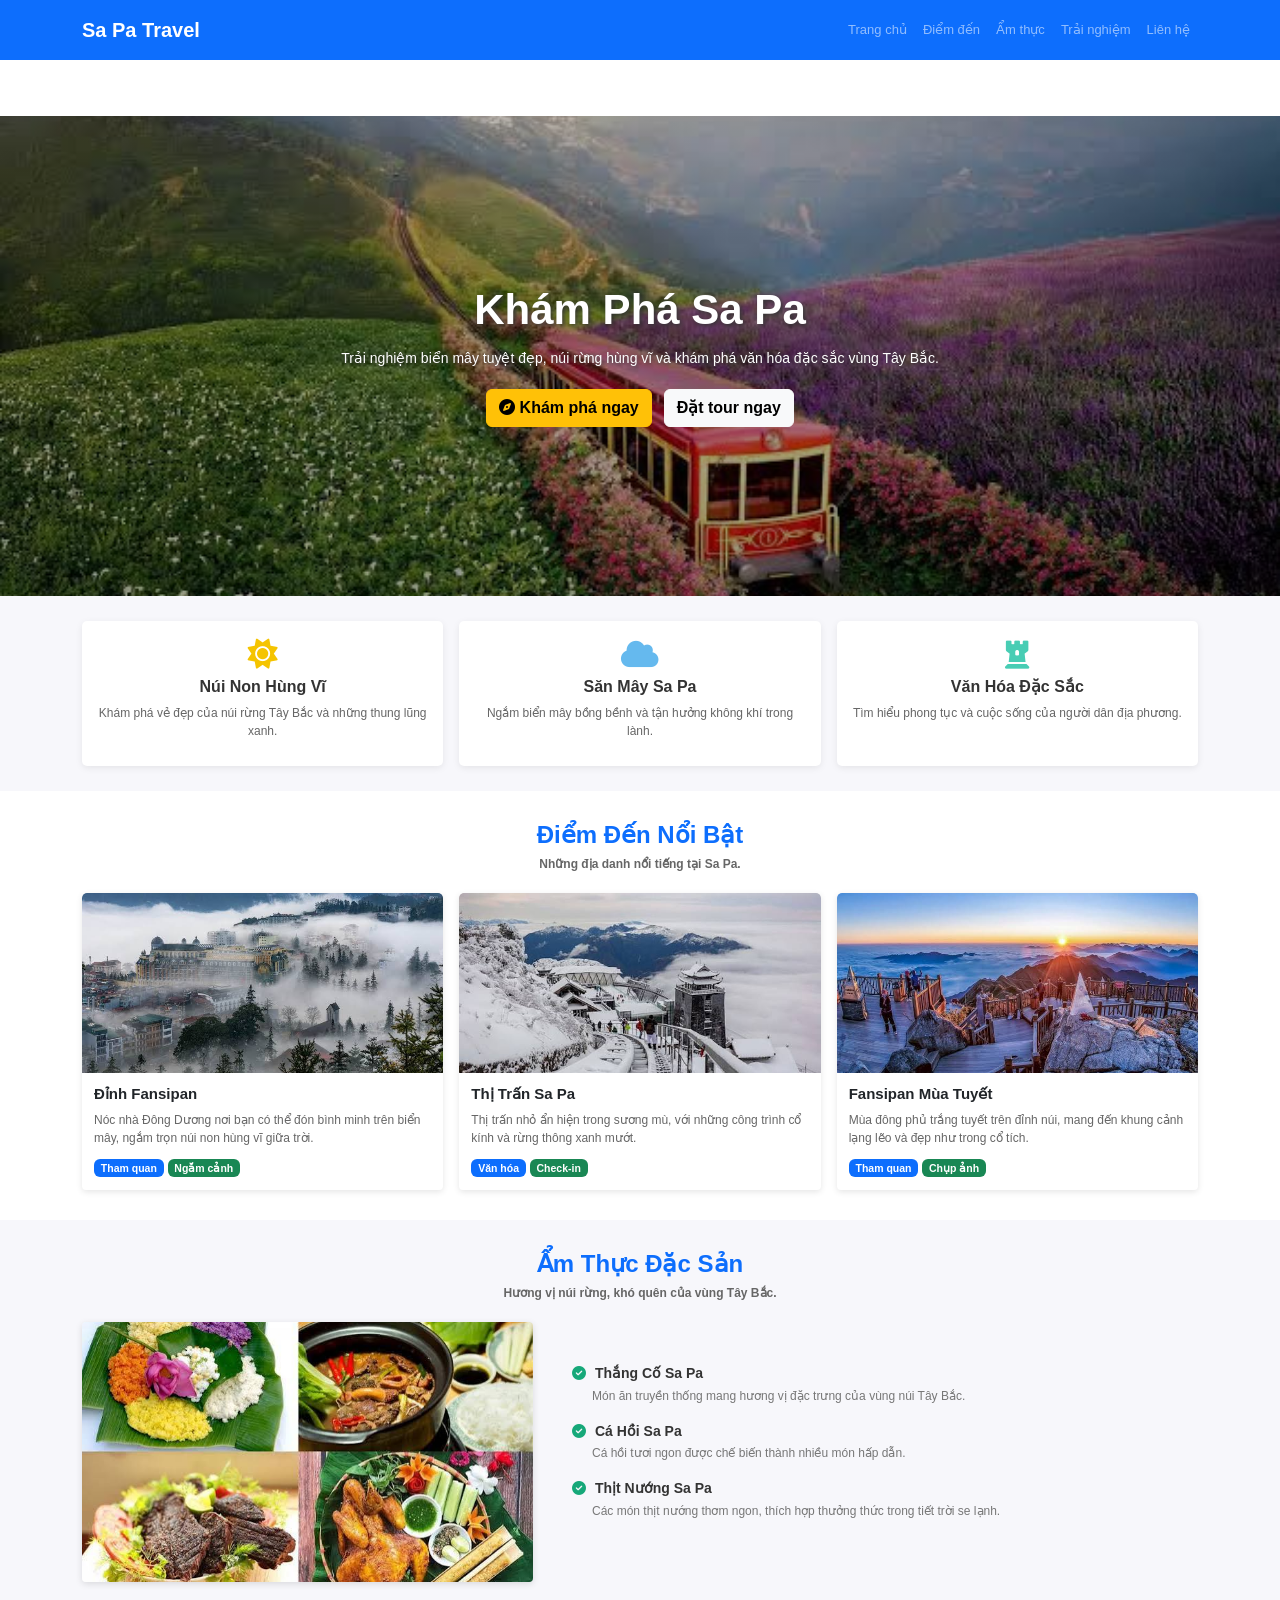
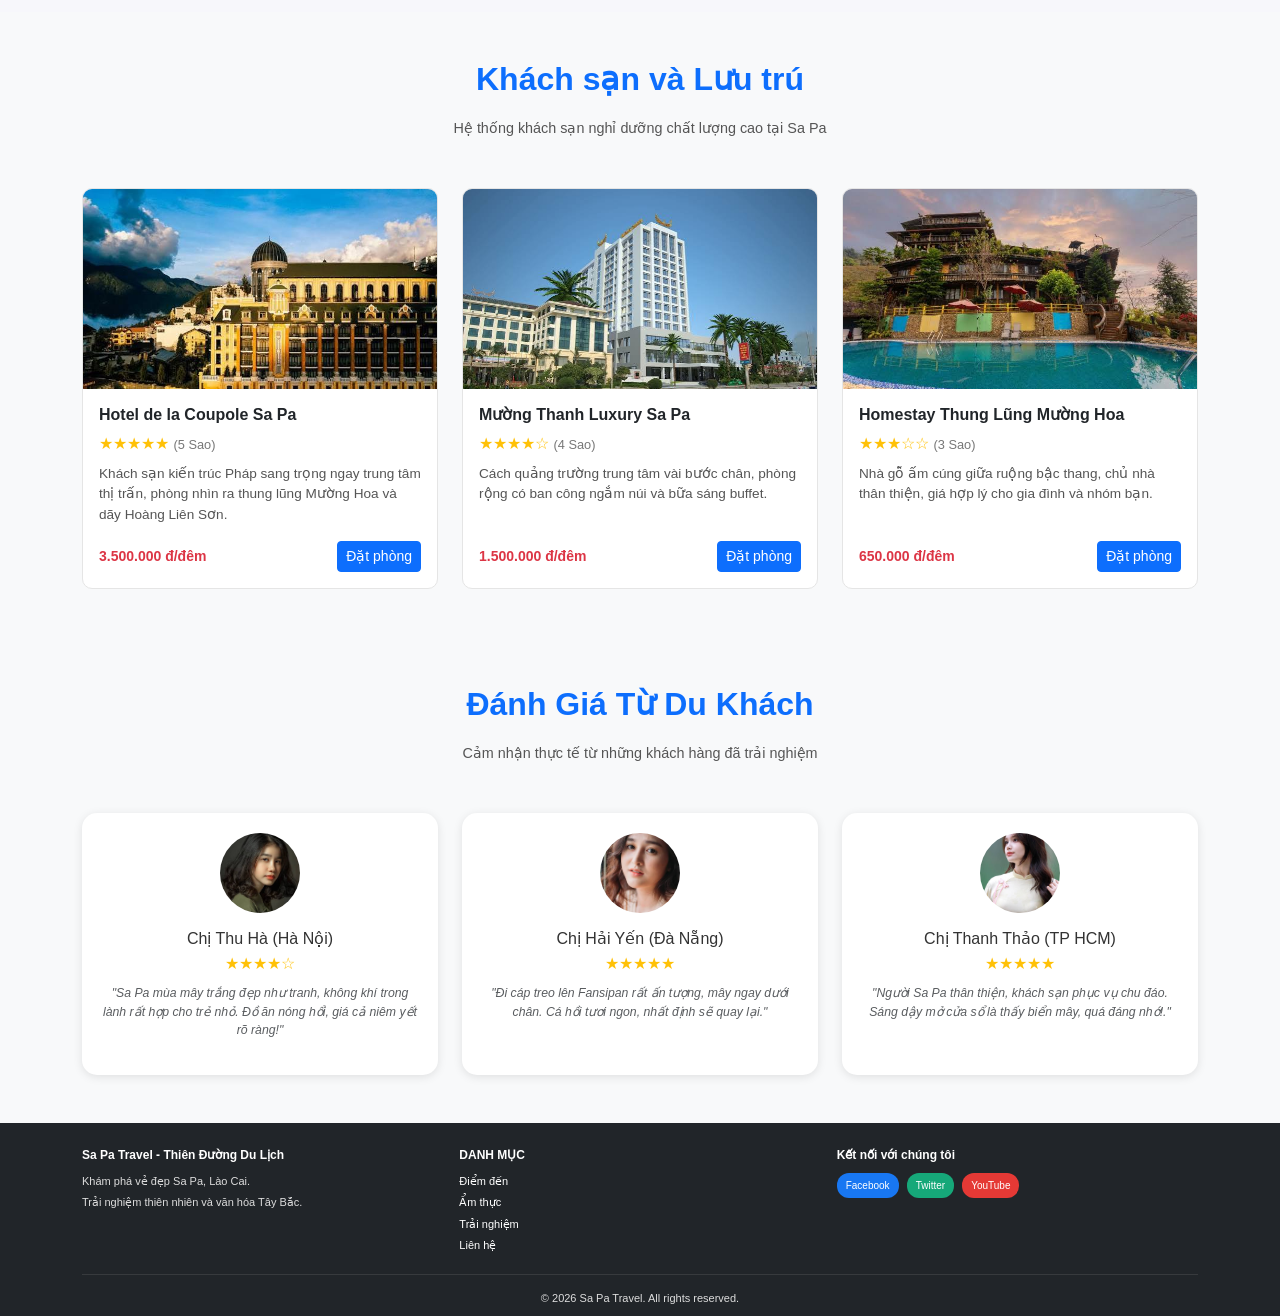
<file: index.html>
<!DOCTYPE html>
<html lang="vi">
<head>
    <meta charset="UTF-8">
    <meta name="viewport" content="width=device-width, initial-scale=1.0">
    <title>Sa Pa Travel</title>

    <link href="https://cdn.jsdelivr.net/npm/bootstrap@5.3.3/dist/css/bootstrap.min.css"
          rel="stylesheet">
    <link rel="stylesheet"
          href="https://cdnjs.cloudflare.com/ajax/libs/font-awesome/6.7.2/css/all.min.css">
    <link rel="stylesheet" href="style1.css">
</head>

<body>
  <nav class="navbar navbar-expand-lg navbar-dark bg-primary sticky-top">
    <div class="container">
      <a class="navbar-brand fw-bold" href="#">Sa Pa Travel</a>
      <button class="navbar-toggler" type="button" data-bs-toggle="collapse" data-bs-target="#menu">
        <span class="navbar-toggler-icon"></span>
      </button>
      <div class="collapse navbar-collapse" id="menu">
        <ul class="navbar-nav ms-auto">
                <li class="nav-item"><a class="nav-link" href="#home">Trang chủ</a></li>
                <li class="nav-item"><a class="nav-link" href="#places">Điểm đến</a></li>
                <li class="nav-item"><a class="nav-link" href="#food">Ẩm thực</a></li>
                <li class="nav-item"><a class="nav-link" href="#experience">Trải nghiệm</a></li>
                <li class="nav-item"><a class="nav-link" href="#contact">Liên hệ</a></li>
        </ul>
      </div>
    </div>
  </nav>
<header class="banner" id="home">
    <div class="banner-content">
        <h1>Khám Phá Sa Pa</h1>
        <p>
            Trải nghiệm biển mây tuyệt đẹp, núi rừng hùng vĩ
            và khám phá văn hóa đặc sắc vùng Tây Bắc.
        </p>
        <a href="#places" class="btn btn-warning fw-bold">
            <i class="fa-solid fa-compass"></i> Khám phá ngay
        </a>
        <a href="#experience" class="btn btn-light fw-bold ms-2">
            Đặt tour ngay
        </a>
    </div>
</header>
<section class="features" id="experience">
    <div class="container">
        <div class="row g-3">

            <div class="col-md-4">
                <div class="feature-card">
                    <i class="fa-solid fa-sun feature-icon sun"></i>
                    <h5>Núi Non Hùng Vĩ</h5>
                    <p>
                        Khám phá vẻ đẹp của núi rừng Tây Bắc
                        và những thung lũng xanh.
                    </p>
                </div>
            </div>

            <div class="col-md-4">
                <div class="feature-card">
                    <i class="fa-solid fa-cloud feature-icon cloud"></i>
                    <h5>Săn Mây Sa Pa</h5>
                    <p>
                        Ngắm biển mây bồng bềnh và tận hưởng
                        không khí trong lành.
                    </p>
                </div>
            </div>

            <div class="col-md-4">
                <div class="feature-card">
                    <i class="fa-solid fa-chess-rook feature-icon culture"></i>
                    <h5>Văn Hóa Đặc Sắc</h5>
                    <p>
                        Tìm hiểu phong tục và cuộc sống của
                        người dân địa phương.
                    </p>
                </div>
            </div>

        </div>
    </div>
</section>
<section class="section-padding" id="places">
    <div class="container">
        <div class="section-title">
            <h2>Điểm Đến Nổi Bật</h2>
            <p>Những địa danh nổi tiếng tại Sa Pa.</p>
        </div>

        <div class="row g-3">

            <div class="col-md-4">
                <div class="card travel-card h-100">
                    <img
                        src="images 2.jpg"
                        class="card-img-top" alt="Núi Fansipan">
                    <div class="card-body">
                        <h5>Đỉnh Fansipan</h5>
                        <p>
                            Nóc nhà Đông Dương nơi bạn có thể đón bình minh trên biển mây, ngắm trọn núi non hùng vĩ giữa trời.
                        </p>
                        <span class="badge text-bg-primary">Tham quan</span>
                        <span class="badge text-bg-success">Ngắm cảnh</span>
                    </div>
                </div>
            </div>

            <div class="col-md-4">
                <div class="card travel-card h-100">
                    <img
                        src="images (3).jpg"
                        class="card-img-top" alt="Bản làng Sa Pa">
                    <div class="card-body">
                        <h5>Thị Trấn Sa Pa</h5>
                        <p>
                            Thị trấn nhỏ ẩn hiện trong sương mù, với những công trình cổ kính và rừng thông xanh mướt.
                        </p>
                        <span class="badge text-bg-primary">Văn hóa</span>
                        <span class="badge text-bg-success">Check-in</span>
                    </div>
                </div>
            </div>

            <div class="col-md-4">
                <div class="card travel-card h-100">
                    <img
                        src="images 4.jpg"
                        class="card-img-top" alt="Phong cảnh núi rừng">
                    <div class="card-body">
                        <h5>Fansipan Mùa Tuyết</h5>
                        <p>
                            Mùa đông phủ trắng tuyết trên đỉnh núi, mang đến khung cảnh lạng lẽo và đẹp như trong cổ tích.
                        </p>
                        <span class="badge text-bg-primary">Tham quan</span>
                        <span class="badge text-bg-success">Chụp ảnh</span>
                    </div>
                </div>
            </div>

        </div>
    </div>
</section>
<section class="food-section" id="food">
    <div class="container">
        <div class="section-title">
            <h2>Ẩm Thực Đặc Sản</h2>
            <p>Hương vị núi rừng, khó quên của vùng Tây Bắc.</p>
        </div>

        <div class="row align-items-center g-4">
            <div class="col-md-5">
                <img
                    src="images 5.jpg"
                    class="food-img" alt="Ẩm thực đặc sản">
            </div>

            <div class="col-md-7">
                <div class="food-list">

                    <div class="food-item">
                        <h6><i class="fa-solid fa-circle-check"></i> Thắng Cố Sa Pa</h6>
                        <p>
                            Món ăn truyền thống mang hương vị đặc trưng
                            của vùng núi Tây Bắc.
                        </p>
                    </div>

                    <div class="food-item">
                        <h6><i class="fa-solid fa-circle-check"></i> Cá Hồi Sa Pa</h6>
                        <p>
                            Cá hồi tươi ngon được chế biến thành nhiều
                            món hấp dẫn.
                        </p>
                    </div>

                    <div class="food-item">
                        <h6><i class="fa-solid fa-circle-check"></i> Thịt Nướng Sa Pa</h6>
                        <p>
                            Các món thịt nướng thơm ngon, thích hợp
                            thưởng thức trong tiết trời se lạnh.
                        </p>
                    </div>

                </div>
            </div>
        </div>
    </div>
</section>
  <section id="hotels" class="py-5 bg-light">
    <div class="container">
      <div class="text-center mb-5">
        <h2 class="section-title">Khách sạn và Lưu trú</h2>
        <p class="section-subtitle">Hệ thống khách sạn nghỉ dưỡng chất lượng cao tại Sa Pa</p>
      </div>

      <div class="row g-4">
        <div class="col-12 col-md-6 col-lg-4">
          <div class="card hotel-card h-100">
            <img src="sapa1.jpg" class="card-img-top" alt="Vinpearl Discovery Cửa Hội">
            <div class="card-body d-flex flex-column">
              <h5 class="card-title">Hotel de la Coupole Sa Pa</h5>
              <div class="stars mb-2">★★★★★ <span class="star-text">(5 Sao)</span></div>
              <p class="card-text">Khách sạn kiến trúc Pháp sang trọng ngay trung tâm thị trấn, phòng nhìn ra thung lũng Mường Hoa và dãy Hoàng Liên Sơn.</p>
              <div class="mt-auto d-flex justify-content-between align-items-center">
                <span class="price">3.500.000 đ/đêm</span>
                <a href="#" class="btn btn-primary btn-sm">Đặt phòng</a>
              </div>
            </div>
          </div>
        </div>
        <div class="col-12 col-md-6 col-lg-4">
          <div class="card hotel-card h-100">
            <img src="sapa2.jpg" class="card-img-top" alt="Mường Thanh Grand Cửa Lò">
            <div class="card-body d-flex flex-column">
              <h5 class="card-title">Mường Thanh Luxury Sa Pa</h5>
              <div class="stars mb-2">★★★★☆ <span class="star-text">(4 Sao)</span></div>
              <p class="card-text">Cách quảng trường trung tâm vài bước chân, phòng rộng có ban công ngắm núi và bữa sáng buffet.</p>
              <div class="mt-auto d-flex justify-content-between align-items-center">
                <span class="price">1.500.000 đ/đêm</span>
                <a href="#" class="btn btn-primary btn-sm">Đặt phòng</a>
              </div>
            </div>
          </div>
        </div>
        <div class="col-12 col-md-6 col-lg-4">
          <div class="card hotel-card h-100">
            <img src="sapa3.jpg" class="card-img-top" alt="Khách Sạn Thái Bình Dương">
            <div class="card-body d-flex flex-column">
              <h5 class="card-title">Homestay Thung Lũng Mường Hoa</h5>
              <div class="stars mb-2">★★★☆☆ <span class="star-text">(3 Sao)</span></div>
              <p class="card-text">Nhà gỗ ấm cúng giữa ruộng bậc thang, chủ nhà thân thiện, giá hợp lý cho gia đình và nhóm bạn.</p>
              <div class="mt-auto d-flex justify-content-between align-items-center">
                <span class="price">650.000 đ/đêm</span>
                <a href="#" class="btn btn-primary btn-sm">Đặt phòng</a>
              </div>
            </div>
          </div>
        </div>
      </div>
    </div>
  </section>
  <section id="reviews" class="py-5 bg-light">
    <div class="container">
      <div class="text-center mb-5">
        <h2 class="section-title">Đánh Giá Từ Du Khách</h2>
        <p class="section-subtitle">Cảm nhận thực tế từ những khách hàng đã trải nghiệm</p>
      </div>

      <div class="row g-4">
        <div class="col-12 col-md-4">
          <div class="review-card text-center h-100">
            <img src="anh(1).jpg" class="avatar" alt="Chị Thu Hà">
            <h6 class="mt-3 mb-1">Chị Thu Hà (Hà Nội)</h6>
            <div class="stars mb-2">★★★★☆</div>
            <p class="fst-italic text-muted small">"Sa Pa mùa mây trắng đẹp như tranh, không khí trong lành rất hợp cho trẻ nhỏ. Đồ ăn nóng hổi, giá cả niêm yết rõ ràng!"</p>
          </div>
        </div>

        <div class="col-12 col-md-4">
          <div class="review-card text-center h-100">
            <img src="anh(2).jpg" class="avatar" alt="Chị Hải Yến">
            <h6 class="mt-3 mb-1">Chị Hải Yến (Đà Nẵng)</h6>
            <div class="stars mb-2">★★★★★</div>
            <p class="fst-italic text-muted small">"Đi cáp treo lên Fansipan rất ấn tượng, mây ngay dưới chân. Cá hồi tươi ngon, nhất định sẽ quay lại."</p>
          </div>
        </div>

        <div class="col-12 col-md-4">
          <div class="review-card text-center h-100">
            <img src="anh(3).jpg" class="avatar" alt="Chị Thanh Thảo">
            <h6 class="mt-3 mb-1">Chị Thanh Thảo (TP HCM)</h6>
            <div class="stars mb-2">★★★★★</div>
            <p class="fst-italic text-muted small">"Người Sa Pa thân thiện, khách sạn phục vụ chu đáo. Sáng dậy mở cửa sổ là thấy biển mây, quá đáng nhớ!."</p>
          </div>
        </div>
      </div>
    </div>
  </section>

<footer id="contact">
    <div class="container">
        <div class="row g-3">

            <div class="col-md-4">
                <h6>Sa Pa Travel - Thiên Đường Du Lịch</h6>
                <p>Khám phá vẻ đẹp Sa Pa, Lào Cai.</p>
                <p>Trải nghiệm thiên nhiên và văn hóa Tây Bắc.</p>
            </div>

            <div class="col-md-4">
                <h6>DANH MỤC</h6>
                <a href="#places">Điểm đến</a><br>
                <a href="#food">Ẩm thực</a><br>
                <a href="#experience">Trải nghiệm</a><br>
                <a href="#contact">Liên hệ</a>
            </div>

            <div class="col-md-4">
                <h6>Kết nối với chúng tôi</h6>
                <a href="#contact" class="social facebook">Facebook</a>
                <a href="#contact" class="social twitter">Twitter</a>
                <a href="#contact" class="social youtube">YouTube</a>
            </div>

        </div>

        <hr>
        <p class="copyright">
            © 2026 Sa Pa Travel. All rights reserved.
        </p>
    </div>
</footer>

<script src="images 5.jpg"></script>
</body>
</html>
</file>
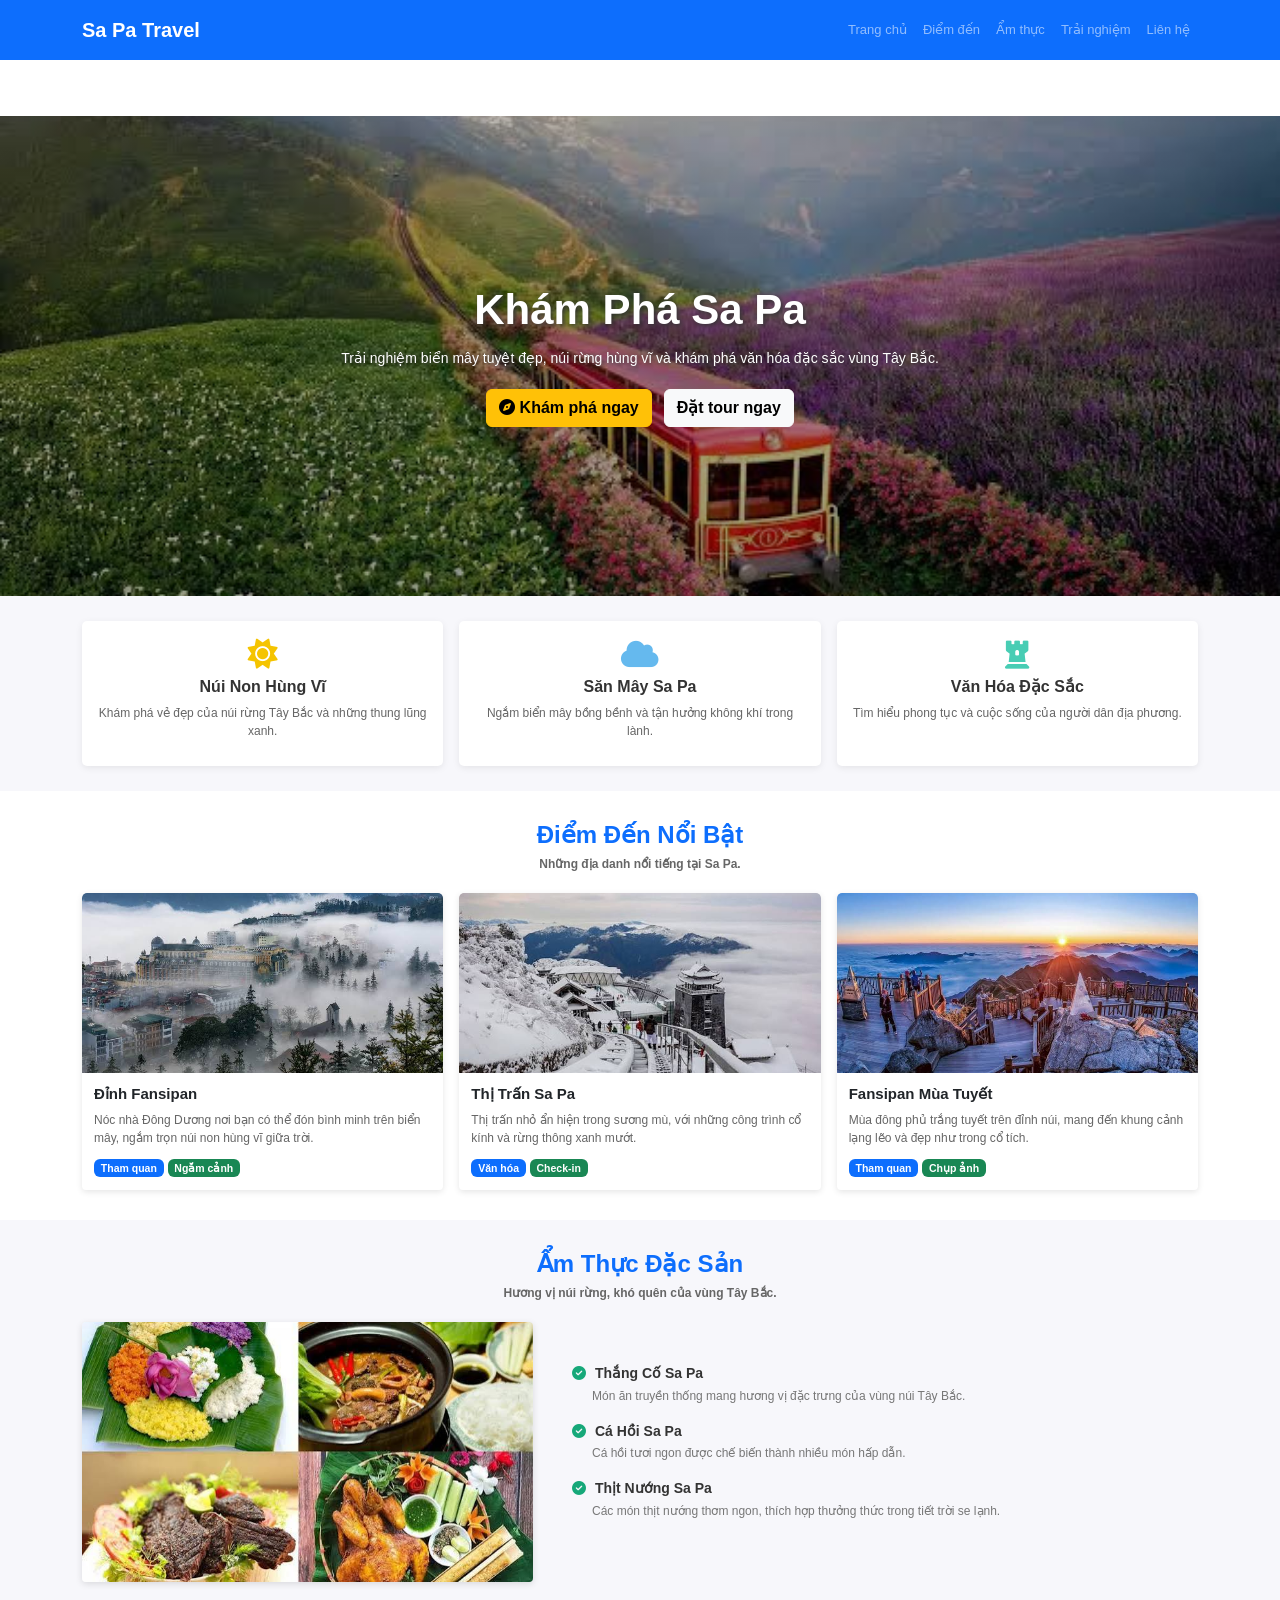
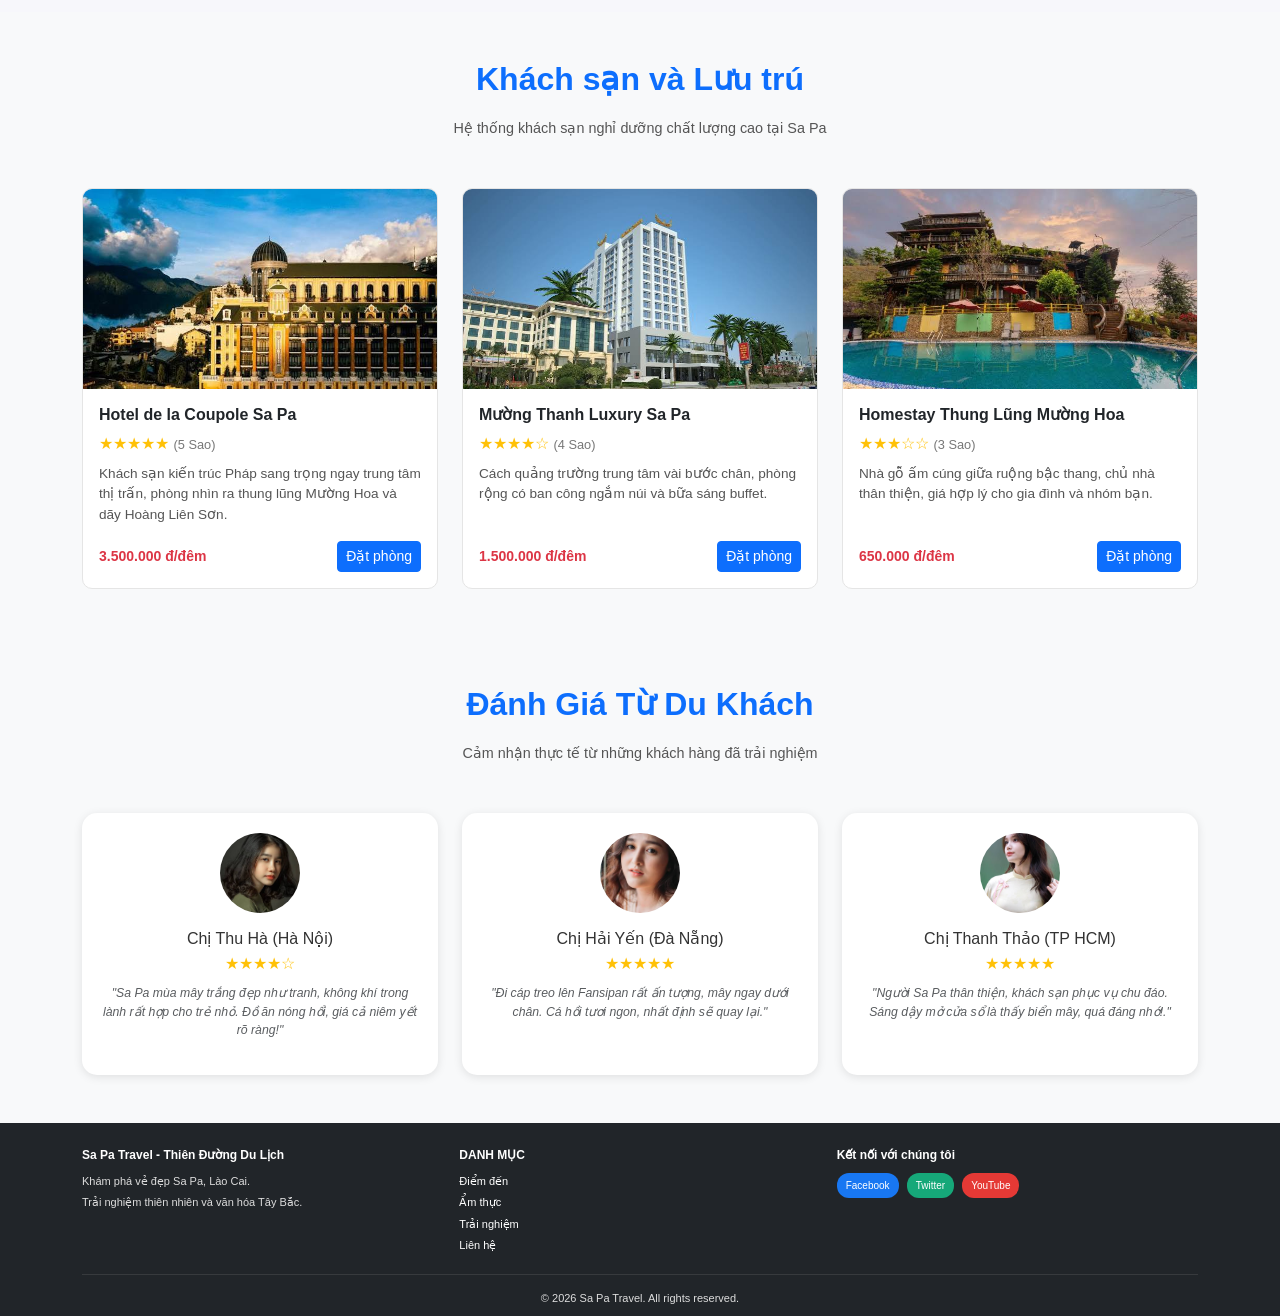
<file: index1.html>
<!DOCTYPE html>
<html lang="vi">
<head>
    <meta charset="UTF-8">
    <meta name="viewport" content="width=device-width, initial-scale=1.0">
    <title>Sa Pa Travel</title>

    <link href="https://cdn.jsdelivr.net/npm/bootstrap@5.3.3/dist/css/bootstrap.min.css"
          rel="stylesheet">
    <link rel="stylesheet"
          href="https://cdnjs.cloudflare.com/ajax/libs/font-awesome/6.7.2/css/all.min.css">
    <link rel="stylesheet" href="style1.css">
</head>

<body>
  <nav class="navbar navbar-expand-lg navbar-dark bg-primary sticky-top">
    <div class="container">
      <a class="navbar-brand fw-bold" href="#">Sa Pa Travel</a>
      <button class="navbar-toggler" type="button" data-bs-toggle="collapse" data-bs-target="#menu">
        <span class="navbar-toggler-icon"></span>
      </button>
      <div class="collapse navbar-collapse" id="menu">
        <ul class="navbar-nav ms-auto">
                <li class="nav-item"><a class="nav-link" href="#home">Trang chủ</a></li>
                <li class="nav-item"><a class="nav-link" href="#places">Điểm đến</a></li>
                <li class="nav-item"><a class="nav-link" href="#food">Ẩm thực</a></li>
                <li class="nav-item"><a class="nav-link" href="#experience">Trải nghiệm</a></li>
                <li class="nav-item"><a class="nav-link" href="#contact">Liên hệ</a></li>
        </ul>
      </div>
    </div>
  </nav>
<header class="banner" id="home">
    <div class="banner-content">
        <h1>Khám Phá Sa Pa</h1>
        <p>
            Trải nghiệm biển mây tuyệt đẹp, núi rừng hùng vĩ
            và khám phá văn hóa đặc sắc vùng Tây Bắc.
        </p>
        <a href="#places" class="btn btn-warning fw-bold">
            <i class="fa-solid fa-compass"></i> Khám phá ngay
        </a>
        <a href="#experience" class="btn btn-light fw-bold ms-2">
            Đặt tour ngay
        </a>
    </div>
</header>
<section class="features" id="experience">
    <div class="container">
        <div class="row g-3">

            <div class="col-md-4">
                <div class="feature-card">
                    <i class="fa-solid fa-sun feature-icon sun"></i>
                    <h5>Núi Non Hùng Vĩ</h5>
                    <p>
                        Khám phá vẻ đẹp của núi rừng Tây Bắc
                        và những thung lũng xanh.
                    </p>
                </div>
            </div>

            <div class="col-md-4">
                <div class="feature-card">
                    <i class="fa-solid fa-cloud feature-icon cloud"></i>
                    <h5>Săn Mây Sa Pa</h5>
                    <p>
                        Ngắm biển mây bồng bềnh và tận hưởng
                        không khí trong lành.
                    </p>
                </div>
            </div>

            <div class="col-md-4">
                <div class="feature-card">
                    <i class="fa-solid fa-chess-rook feature-icon culture"></i>
                    <h5>Văn Hóa Đặc Sắc</h5>
                    <p>
                        Tìm hiểu phong tục và cuộc sống của
                        người dân địa phương.
                    </p>
                </div>
            </div>

        </div>
    </div>
</section>
<section class="section-padding" id="places">
    <div class="container">
        <div class="section-title">
            <h2>Điểm Đến Nổi Bật</h2>
            <p>Những địa danh nổi tiếng tại Sa Pa.</p>
        </div>

        <div class="row g-3">

            <div class="col-md-4">
                <div class="card travel-card h-100">
                    <img
                        src="images 2.jpg"
                        class="card-img-top" alt="Núi Fansipan">
                    <div class="card-body">
                        <h5>Đỉnh Fansipan</h5>
                        <p>
                            Nóc nhà Đông Dương nơi bạn có thể đón bình minh trên biển mây, ngắm trọn núi non hùng vĩ giữa trời.
                        </p>
                        <span class="badge text-bg-primary">Tham quan</span>
                        <span class="badge text-bg-success">Ngắm cảnh</span>
                    </div>
                </div>
            </div>

            <div class="col-md-4">
                <div class="card travel-card h-100">
                    <img
                        src="images (3).jpg"
                        class="card-img-top" alt="Bản làng Sa Pa">
                    <div class="card-body">
                        <h5>Thị Trấn Sa Pa</h5>
                        <p>
                            Thị trấn nhỏ ẩn hiện trong sương mù, với những công trình cổ kính và rừng thông xanh mướt.
                        </p>
                        <span class="badge text-bg-primary">Văn hóa</span>
                        <span class="badge text-bg-success">Check-in</span>
                    </div>
                </div>
            </div>

            <div class="col-md-4">
                <div class="card travel-card h-100">
                    <img
                        src="images 4.jpg"
                        class="card-img-top" alt="Phong cảnh núi rừng">
                    <div class="card-body">
                        <h5>Fansipan Mùa Tuyết</h5>
                        <p>
                            Mùa đông phủ trắng tuyết trên đỉnh núi, mang đến khung cảnh lạng lẽo và đẹp như trong cổ tích.
                        </p>
                        <span class="badge text-bg-primary">Tham quan</span>
                        <span class="badge text-bg-success">Chụp ảnh</span>
                    </div>
                </div>
            </div>

        </div>
    </div>
</section>
<section class="food-section" id="food">
    <div class="container">
        <div class="section-title">
            <h2>Ẩm Thực Đặc Sản</h2>
            <p>Hương vị núi rừng, khó quên của vùng Tây Bắc.</p>
        </div>

        <div class="row align-items-center g-4">
            <div class="col-md-5">
                <img
                    src="images 5.jpg"
                    class="food-img" alt="Ẩm thực đặc sản">
            </div>

            <div class="col-md-7">
                <div class="food-list">

                    <div class="food-item">
                        <h6><i class="fa-solid fa-circle-check"></i> Thắng Cố Sa Pa</h6>
                        <p>
                            Món ăn truyền thống mang hương vị đặc trưng
                            của vùng núi Tây Bắc.
                        </p>
                    </div>

                    <div class="food-item">
                        <h6><i class="fa-solid fa-circle-check"></i> Cá Hồi Sa Pa</h6>
                        <p>
                            Cá hồi tươi ngon được chế biến thành nhiều
                            món hấp dẫn.
                        </p>
                    </div>

                    <div class="food-item">
                        <h6><i class="fa-solid fa-circle-check"></i> Thịt Nướng Sa Pa</h6>
                        <p>
                            Các món thịt nướng thơm ngon, thích hợp
                            thưởng thức trong tiết trời se lạnh.
                        </p>
                    </div>

                </div>
            </div>
        </div>
    </div>
</section>
  <section id="hotels" class="py-5 bg-light">
    <div class="container">
      <div class="text-center mb-5">
        <h2 class="section-title">Khách sạn và Lưu trú</h2>
        <p class="section-subtitle">Hệ thống khách sạn nghỉ dưỡng chất lượng cao tại Sa Pa</p>
      </div>

      <div class="row g-4">
        <div class="col-12 col-md-6 col-lg-4">
          <div class="card hotel-card h-100">
            <img src="sapa1.jpg" class="card-img-top" alt="Vinpearl Discovery Cửa Hội">
            <div class="card-body d-flex flex-column">
              <h5 class="card-title">Hotel de la Coupole Sa Pa</h5>
              <div class="stars mb-2">★★★★★ <span class="star-text">(5 Sao)</span></div>
              <p class="card-text">Khách sạn kiến trúc Pháp sang trọng ngay trung tâm thị trấn, phòng nhìn ra thung lũng Mường Hoa và dãy Hoàng Liên Sơn.</p>
              <div class="mt-auto d-flex justify-content-between align-items-center">
                <span class="price">3.500.000 đ/đêm</span>
                <a href="#" class="btn btn-primary btn-sm">Đặt phòng</a>
              </div>
            </div>
          </div>
        </div>
        <div class="col-12 col-md-6 col-lg-4">
          <div class="card hotel-card h-100">
            <img src="sapa2.jpg" class="card-img-top" alt="Mường Thanh Grand Cửa Lò">
            <div class="card-body d-flex flex-column">
              <h5 class="card-title">Mường Thanh Luxury Sa Pa</h5>
              <div class="stars mb-2">★★★★☆ <span class="star-text">(4 Sao)</span></div>
              <p class="card-text">Cách quảng trường trung tâm vài bước chân, phòng rộng có ban công ngắm núi và bữa sáng buffet.</p>
              <div class="mt-auto d-flex justify-content-between align-items-center">
                <span class="price">1.500.000 đ/đêm</span>
                <a href="#" class="btn btn-primary btn-sm">Đặt phòng</a>
              </div>
            </div>
          </div>
        </div>
        <div class="col-12 col-md-6 col-lg-4">
          <div class="card hotel-card h-100">
            <img src="sapa3.jpg" class="card-img-top" alt="Khách Sạn Thái Bình Dương">
            <div class="card-body d-flex flex-column">
              <h5 class="card-title">Homestay Thung Lũng Mường Hoa</h5>
              <div class="stars mb-2">★★★☆☆ <span class="star-text">(3 Sao)</span></div>
              <p class="card-text">Nhà gỗ ấm cúng giữa ruộng bậc thang, chủ nhà thân thiện, giá hợp lý cho gia đình và nhóm bạn.</p>
              <div class="mt-auto d-flex justify-content-between align-items-center">
                <span class="price">650.000 đ/đêm</span>
                <a href="#" class="btn btn-primary btn-sm">Đặt phòng</a>
              </div>
            </div>
          </div>
        </div>
      </div>
    </div>
  </section>
  <section id="reviews" class="py-5 bg-light">
    <div class="container">
      <div class="text-center mb-5">
        <h2 class="section-title">Đánh Giá Từ Du Khách</h2>
        <p class="section-subtitle">Cảm nhận thực tế từ những khách hàng đã trải nghiệm</p>
      </div>

      <div class="row g-4">
        <div class="col-12 col-md-4">
          <div class="review-card text-center h-100">
            <img src="anh(1).jpg" class="avatar" alt="Chị Thu Hà">
            <h6 class="mt-3 mb-1">Chị Thu Hà (Hà Nội)</h6>
            <div class="stars mb-2">★★★★☆</div>
            <p class="fst-italic text-muted small">"Sa Pa mùa mây trắng đẹp như tranh, không khí trong lành rất hợp cho trẻ nhỏ. Đồ ăn nóng hổi, giá cả niêm yết rõ ràng!"</p>
          </div>
        </div>

        <div class="col-12 col-md-4">
          <div class="review-card text-center h-100">
            <img src="anh(2).jpg" class="avatar" alt="Chị Hải Yến">
            <h6 class="mt-3 mb-1">Chị Hải Yến (Đà Nẵng)</h6>
            <div class="stars mb-2">★★★★★</div>
            <p class="fst-italic text-muted small">"Đi cáp treo lên Fansipan rất ấn tượng, mây ngay dưới chân. Cá hồi tươi ngon, nhất định sẽ quay lại."</p>
          </div>
        </div>

        <div class="col-12 col-md-4">
          <div class="review-card text-center h-100">
            <img src="anh(3).jpg" class="avatar" alt="Chị Thanh Thảo">
            <h6 class="mt-3 mb-1">Chị Thanh Thảo (TP HCM)</h6>
            <div class="stars mb-2">★★★★★</div>
            <p class="fst-italic text-muted small">"Người Sa Pa thân thiện, khách sạn phục vụ chu đáo. Sáng dậy mở cửa sổ là thấy biển mây, quá đáng nhớ!."</p>
          </div>
        </div>
      </div>
    </div>
  </section>

<footer id="contact">
    <div class="container">
        <div class="row g-3">

            <div class="col-md-4">
                <h6>Sa Pa Travel - Thiên Đường Du Lịch</h6>
                <p>Khám phá vẻ đẹp Sa Pa, Lào Cai.</p>
                <p>Trải nghiệm thiên nhiên và văn hóa Tây Bắc.</p>
            </div>

            <div class="col-md-4">
                <h6>DANH MỤC</h6>
                <a href="#places">Điểm đến</a><br>
                <a href="#food">Ẩm thực</a><br>
                <a href="#experience">Trải nghiệm</a><br>
                <a href="#contact">Liên hệ</a>
            </div>

            <div class="col-md-4">
                <h6>Kết nối với chúng tôi</h6>
                <a href="#contact" class="social facebook">Facebook</a>
                <a href="#contact" class="social twitter">Twitter</a>
                <a href="#contact" class="social youtube">YouTube</a>
            </div>

        </div>

        <hr>
        <p class="copyright">
            © 2026 Sa Pa Travel. All rights reserved.
        </p>
    </div>
</footer>

<script src="images 5.jpg"></script>
</body>
</html>
</file>
<file: style1.css>
* {
    box-sizing: border-box;
}

html {
    scroll-behavior: smooth;
    scroll-padding-top: 70px;
}

body {
    margin: 0;
    font-family: Arial, sans-serif;
    color: #333;
    font-size: 14px;
}
.navbar {
    padding: 10px 0;
    background-color: #0d6efd;
}

.navbar-brand {
    font-size: 20px;
}

.navbar .nav-link {
    font-size: 13px;
    transition: color 0.3s;
}

.navbar .nav-link:hover {
    color: #ffdd57;
}
.banner {
    background:
        linear-gradient(rgba(0, 0, 0, 0.25), rgba(0, 0, 0, 0.4)),
        url("images\ 1.jpg");

    background-size: cover;
    background-position: center;
    background-repeat: no-repeat;

    min-height: 360px;
    height: 42vw;
    max-height: 480px;
    margin-top: 56px;

    display: flex;
    justify-content: center;
    align-items: center;
    text-align: center;
    color: white;
    padding: 20px;
}

.banner-content {
    max-width: 850px;
}

.banner h1 {
    font-size: 42px;
    font-weight: bold;
    text-shadow: 2px 2px 5px #333;
}

.banner p {
    font-size: 14px;
    margin: 12px auto 20px;
    text-shadow: 1px 1px 4px #333;
}
.features {
    background: #f7f7fb;
    padding: 25px 0;
}

.feature-card {
    height: 100%;
    min-height: 145px;
    background: white;
    text-align: center;
    padding: 18px 15px;
    border-radius: 5px;
    box-shadow: 0 2px 7px rgba(0, 0, 0, 0.08);
}

.feature-icon {
    font-size: 30px;
    display: block;
    margin-bottom: 8px;
}

.sun {
    color: #f5c400;
}

.cloud {
    color: #65b9ee;
}

.culture {
    color: #48cdb4;
}

.feature-card h5 {
    font-size: 16px;
    font-weight: bold;
    margin-bottom: 8px;
}

.feature-card p {
    font-size: 12px;
    color: #666;
    margin-bottom: 0;
}
.section-padding,
.food-section {
    padding: 30px 0;
}

.section-title {
    text-align: center;
    margin-bottom: 20px;
}

.section-title h2 {
    color: #0d6efd;
    font-size: 24px;
    font-weight: bold;
    margin-bottom: 5px;
}

.section-title p {
    color: #666;
    font-size: 12px;
    margin-bottom: 0;
}
.travel-card {
    border: none;
    border-radius: 4px;
    overflow: hidden;
    box-shadow: 0 2px 6px rgba(0, 0, 0, 0.10);
    transition: transform 0.3s;
}

.travel-card:hover {
    transform: translateY(-4px);
}

.card-img-top {
    width: 100%;
    height: 180px;
    object-fit: cover;
}

.travel-card .card-body {
    padding: 12px;
}

.travel-card h5 {
    font-size: 15px;
    font-weight: bold;
    margin-bottom: 8px;
}

.travel-card p {
    color: #666;
    font-size: 12px;
    margin-bottom: 10px;
}
.food-section {
    background: #f7f7fb;
}

.food-img {
    display: block;
    width: 100%;
    height: 260px;
    object-fit: cover;
    border-radius: 4px;
    box-shadow: 0 2px 7px rgba(0, 0, 0, 0.12);
}

.food-list {
    padding-left: 15px;
}

.food-item {
    margin-bottom: 18px;
}

.food-item h6 {
    font-weight: bold;
    font-size: 14px;
    margin-bottom: 5px;
}

.food-item h6 i {
    color: #16a879;
    margin-right: 5px;
}

.food-item p {
    color: #777;
    font-size: 12px;
    margin-left: 20px;
    margin-bottom: 0;
}
footer {
    background: #212529;
    color: white;
    padding: 25px 0 10px;
    font-size: 11px;
}

footer h6 {
    font-size: 12px;
    font-weight: bold;
    margin-bottom: 10px;
}

footer p {
    margin-bottom: 5px;
    color: #ddd;
}

footer a {
    display: inline-block;
    color: white;
    text-decoration: none;
    margin: 0 5px 5px 0;
}

footer a:hover {
    color: #ffc107;
}

footer .social {
    padding: 5px 9px;
    border-radius: 12px;
    font-size: 10px;
}

.facebook {
    background: #1877f2;
}

.twitter {
    background: #16a879;
}

.youtube {
    background: #e53935;
}

footer hr {
    border-color: #777;
    margin: 15px 0;
}

.copyright {
    text-align: center;
    margin-bottom: 0;
}
@media (max-width: 767px) {
    .banner {
        height: 350px;
        min-height: 350px;
    }

    .banner h1 {
        font-size: 30px;
    }

    .banner p {
        font-size: 13px;
    }

    .banner .btn {
        margin: 4px;
    }

    .feature-card {
        min-height: auto;
    }

    .card-img-top {
        height: 200px;
    }

    .food-img {
        height: 220px;
    }

    footer {
        text-align: center;
    }
}
.section-title {
  color: #0d6efd;
  font-weight: 700;
}
.section-subtitle {
  color: #555;
  font-size: 0.9rem;
}

.hotel-card {
  border: 1px solid #e5e5e5;
  border-radius: 10px;
  overflow: hidden;
  transition: transform 0.2s, box-shadow 0.2s;
}
.hotel-card:hover {
  transform: translateY(-5px);
  box-shadow: 0 8px 20px rgba(0, 0, 0, 0.12);
}
.hotel-card .card-img-top {
  height: 200px;
  object-fit: cover;
}
.hotel-card .card-title {
  font-size: 1rem;
  font-weight: 600;
}
.hotel-card .card-text {
  font-size: 0.85rem;
  color: #555;
}
.price {
  color: #dc3545;
  font-weight: 700;
}

.stars {
  color: #ffc107;
  font-size: 1rem;
}
.star-text {
  color: #777;
  font-size: 0.8rem;
}

.review-card {
  background: #fff;
  border-radius: 15px;
  padding: 20px;
  box-shadow: 0 2px 10px rgba(0, 0, 0, 0.1);
}
.avatar {
  width: 80px;
  height: 80px;
  border-radius: 50%;
  object-fit: cover;
}
</file>
